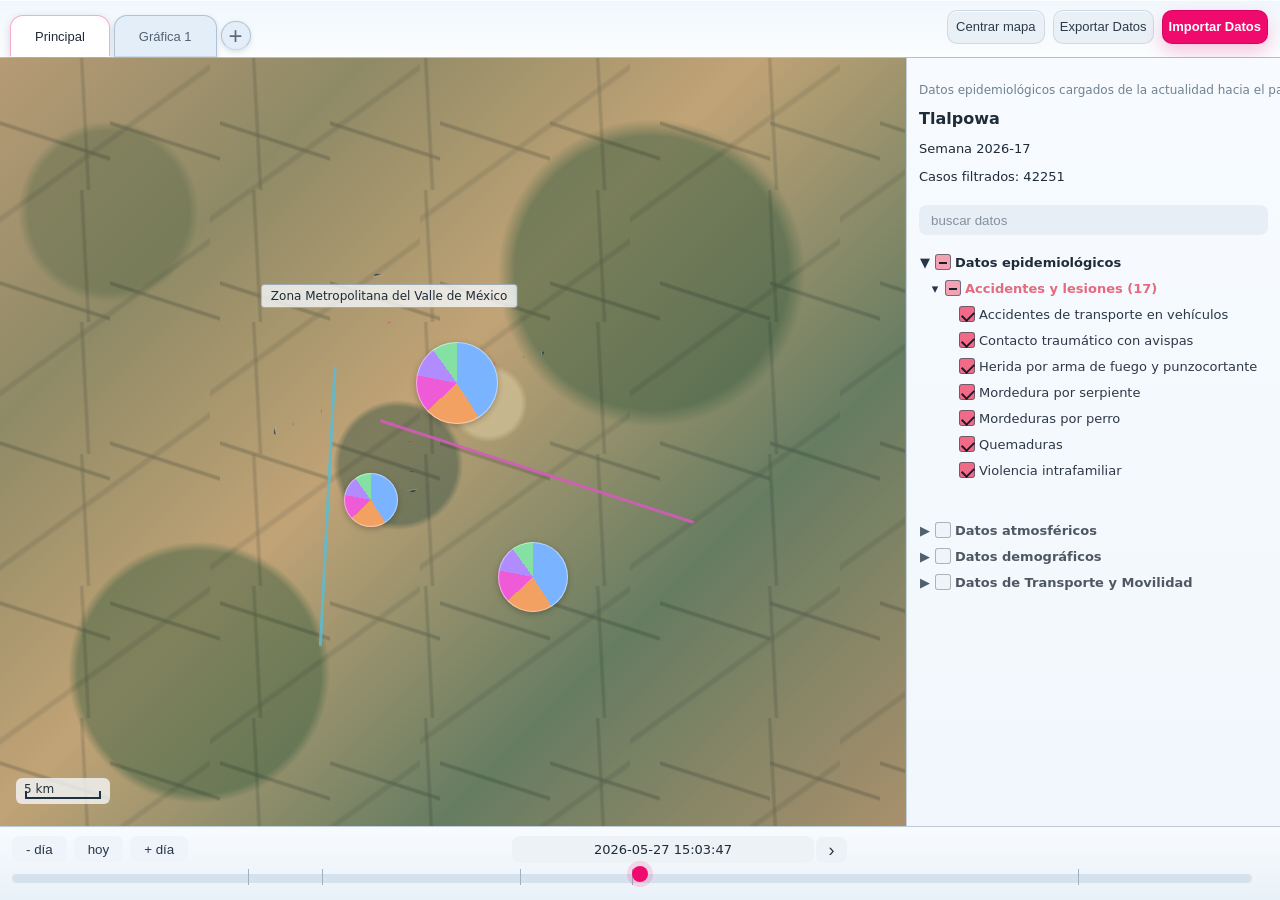
<file: index.html>
<!doctype html>
<html lang="es">
<head>
  <meta charset="utf-8">
  <meta name="viewport" content="width=device-width, initial-scale=1">
  <title>Tlalpowa</title>
  <link rel="stylesheet" href="main.css">
</head>
<body>
  <main class="app" data-build="2026-05-27 15:03:47">
    <header class="toolbar">
      <section class="tabs" aria-label="Pestañas">
        <button class="tab active" type="button">Principal</button>
        <button class="tab" type="button">Gráfica 1</button>
        <button class="tab add" type="button" aria-label="Nueva gráfica">+</button>
      </section>
      <section class="commands" aria-label="Comandos">
        <button class="command" type="button">Centrar mapa</button>
        <button class="command" type="button">Exportar Datos</button>
        <button class="command primary" type="button">Importar Datos</button>
      </section>
    </header>

    <section class="workspace">
      <section class="map" aria-label="Facsímil del mapa satelital">
        <div class="metro-outline"></div>
        <div class="pie p1"></div>
        <div class="pie p2"></div>
        <div class="pie p3"></div>
        <div class="route r1"></div>
        <div class="route r2"></div>
        <div class="label">Zona Metropolitana del Valle de México</div>
        <div class="scale">5 km</div>
      </section>
      <aside class="panel" aria-label="Panel lateral de datos">
        <p class="muted">Datos epidemiológicos cargados de la actualidad hacia el pasado</p>
        <h1>Tlalpowa</h1>
        <p>Semana 2026-17</p>
        <p>Casos filtrados: 42251</p>
        <input class="search" value="buscar datos" aria-label="buscar datos" readonly>
        <section class="tree open">
          <div class="tree-row level-0"><b>▼</b><i class="check mixed"></i><strong>Datos epidemiológicos</strong></div>
          <div class="tree-row level-1"><b>▾</b><i class="check mixed"></i><strong>Accidentes y lesiones (17)</strong></div>
          <div class="tree-row level-2"><i class="check on"></i><span>Accidentes de transporte en vehículos</span></div>
          <div class="tree-row level-2"><i class="check on"></i><span>Contacto traumático con avispas</span></div>
          <div class="tree-row level-2"><i class="check on"></i><span>Herida por arma de fuego y punzocortante</span></div>
          <div class="tree-row level-2"><i class="check on"></i><span>Mordedura por serpiente</span></div>
          <div class="tree-row level-2"><i class="check on"></i><span>Mordeduras por perro</span></div>
          <div class="tree-row level-2"><i class="check on"></i><span>Quemaduras</span></div>
          <div class="tree-row level-2"><i class="check on"></i><span>Violencia intrafamiliar</span></div>
        </section>
        <section class="tree muted-tree">
          <div class="tree-row level-0"><b>▶</b><i class="check off"></i><strong>Datos atmosféricos</strong></div>
          <div class="tree-row level-0"><b>▶</b><i class="check off"></i><strong>Datos demográficos</strong></div>
          <div class="tree-row level-0"><b>▶</b><i class="check off"></i><strong>Datos de Transporte y Movilidad</strong></div>
        </section>
      </aside>
    </section>

    <footer class="timeline">
      <button>- día</button><button>hoy</button><button>+ día</button>
      <div class="date"><span>2026-05-27 15:03:47</span><button class="date-play">›</button></div>
      <div class="axis"><i style="left:19%"></i><i style="left:25%"></i><i style="left:41%"></i><i style="left:50%"></i><i style="left:86%"></i><b style="left:50%"></b></div>
    </footer>
  </main>
  <script src="main.js"></script>
</body>
</html>
</file>
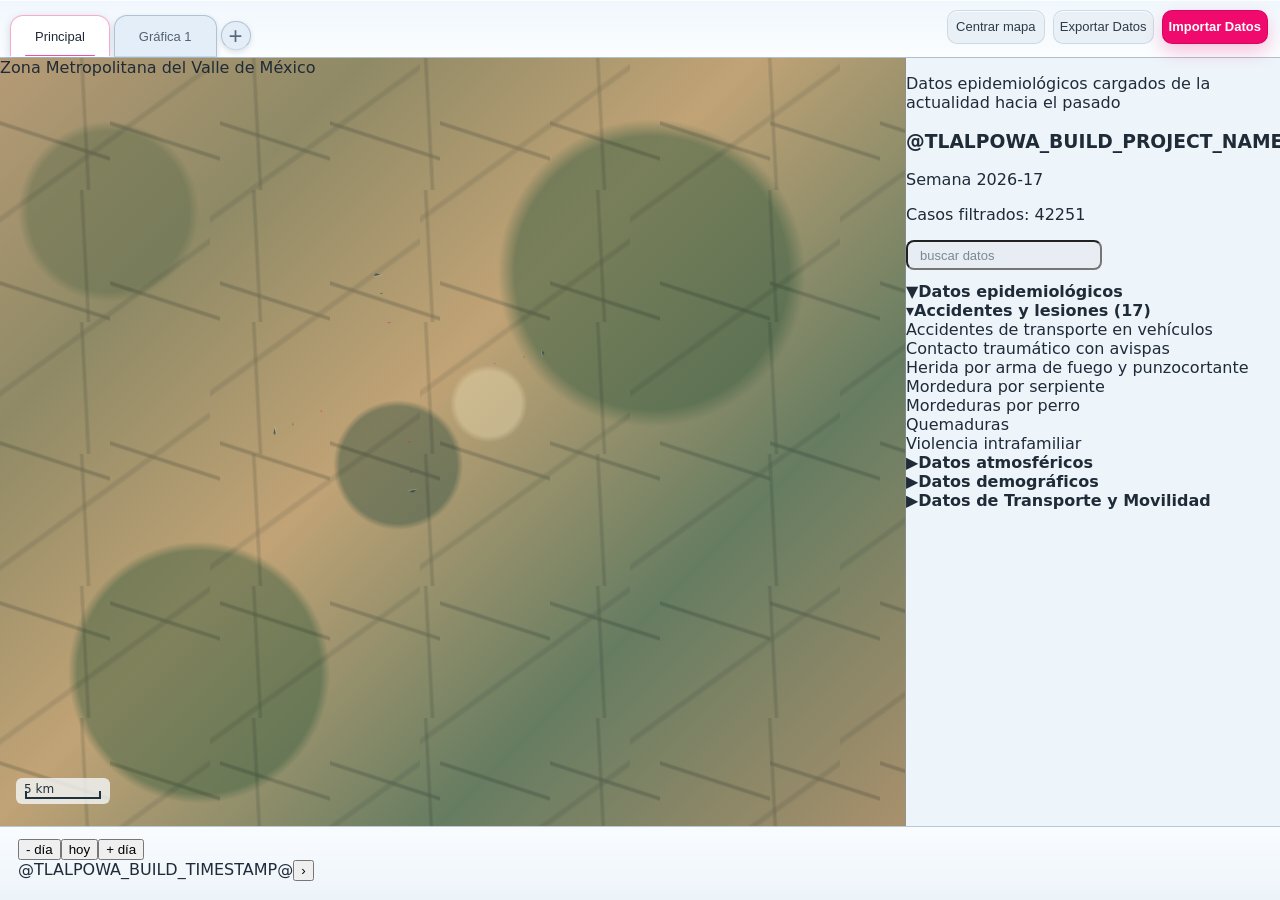
<file: Fuente/Web/index.template.html>
<!--
  Archivo HTML: index.template.html
  Facsímil estático generado durante la compilación. Su función es mostrar estructura visual y metadatos de build; no ejecuta importación ni lee los datos epidemiológicos, atmosféricos o de movilidad reales.
-->
<!doctype html>
<html lang="es">
<head>
  <meta charset="utf-8">
  <meta name="viewport" content="width=device-width, initial-scale=1">
  <title>@TLALPOWA_BUILD_PROJECT_NAME@</title>
  <link rel="stylesheet" href="main.css">
</head>
<body>
  <main class="app" data-build="@TLALPOWA_BUILD_TIMESTAMP@">
<!-- Bloque semántico de maqueta: conserva una región visual equivalente a la aplicación nativa sin reproducir su motor analítico. -->
    <header class="toolbar">
<!-- Bloque semántico de maqueta: conserva una región visual equivalente a la aplicación nativa sin reproducir su motor analítico. -->
      <section class="tabs" aria-label="Pestañas">
        <button class="tab active" type="button">Principal</button>
        <button class="tab" type="button">Gráfica 1</button>
        <button class="tab add" type="button" aria-label="Nueva gráfica">+</button>
      </section>
<!-- Bloque semántico de maqueta: conserva una región visual equivalente a la aplicación nativa sin reproducir su motor analítico. -->
      <section class="commands" aria-label="Comandos">
        <button class="command" type="button">Centrar mapa</button>
        <button class="command" type="button">Exportar Datos</button>
        <button class="command primary" type="button">Importar Datos</button>
      </section>
    </header>

<!-- Bloque semántico de maqueta: conserva una región visual equivalente a la aplicación nativa sin reproducir su motor analítico. -->
    <section class="workspace">
<!-- Bloque semántico de maqueta: conserva una región visual equivalente a la aplicación nativa sin reproducir su motor analítico. -->
      <section class="map" aria-label="Facsímil del mapa satelital">
        <div class="metro-outline"></div>
        <div class="pie p1"></div>
        <div class="pie p2"></div>
        <div class="pie p3"></div>
        <div class="route r1"></div>
        <div class="route r2"></div>
        <div class="label">Zona Metropolitana del Valle de México</div>
        <div class="scale">5 km</div>
      </section>
<!-- Bloque semántico de maqueta: conserva una región visual equivalente a la aplicación nativa sin reproducir su motor analítico. -->
      <aside class="panel" aria-label="Panel lateral de datos">
        <p class="muted">Datos epidemiológicos cargados de la actualidad hacia el pasado</p>
        <h1>@TLALPOWA_BUILD_PROJECT_NAME@</h1>
        <p>Semana 2026-17</p>
        <p>Casos filtrados: 42251</p>
        <input class="search" value="buscar datos" aria-label="buscar datos" readonly>
<!-- Bloque semántico de maqueta: conserva una región visual equivalente a la aplicación nativa sin reproducir su motor analítico. -->
        <section class="tree open">
          <div class="tree-row level-0"><b>▼</b><i class="check mixed"></i><strong>Datos epidemiológicos</strong></div>
          <div class="tree-row level-1"><b>▾</b><i class="check mixed"></i><strong>Accidentes y lesiones (17)</strong></div>
          <div class="tree-row level-2"><i class="check on"></i><span>Accidentes de transporte en vehículos</span></div>
          <div class="tree-row level-2"><i class="check on"></i><span>Contacto traumático con avispas</span></div>
          <div class="tree-row level-2"><i class="check on"></i><span>Herida por arma de fuego y punzocortante</span></div>
          <div class="tree-row level-2"><i class="check on"></i><span>Mordedura por serpiente</span></div>
          <div class="tree-row level-2"><i class="check on"></i><span>Mordeduras por perro</span></div>
          <div class="tree-row level-2"><i class="check on"></i><span>Quemaduras</span></div>
          <div class="tree-row level-2"><i class="check on"></i><span>Violencia intrafamiliar</span></div>
        </section>
<!-- Bloque semántico de maqueta: conserva una región visual equivalente a la aplicación nativa sin reproducir su motor analítico. -->
        <section class="tree muted-tree">
          <div class="tree-row level-0"><b>▶</b><i class="check off"></i><strong>Datos atmosféricos</strong></div>
          <div class="tree-row level-0"><b>▶</b><i class="check off"></i><strong>Datos demográficos</strong></div>
          <div class="tree-row level-0"><b>▶</b><i class="check off"></i><strong>Datos de Transporte y Movilidad</strong></div>
        </section>
      </aside>
    </section>

    <footer class="timeline">
      <button>- día</button><button>hoy</button><button>+ día</button>
      <div class="date"><span>@TLALPOWA_BUILD_TIMESTAMP@</span><button class="date-play">›</button></div>
      <div class="axis"><i style="left:19%"></i><i style="left:25%"></i><i style="left:41%"></i><i style="left:50%"></i><i style="left:86%"></i><b style="left:50%"></b></div>
    </footer>
  </main>
  <script src="main.js"></script>
</body>
</html>
</file>
<file: main.css>
:root{--accent:#f10a6d;--accent-2:#ff4d90;--bg:#edf4fa;--panel:#f7fbff;--line:#c1d0dc;--text:#202b38;--muted:#718190;--tab:#fff;--idle:#e4eef8;--shadow:rgba(51,74,102,.16)}*{box-sizing:border-box}html,body{margin:0;height:100%;font-family:"Segoe UI",system-ui,-apple-system,BlinkMacSystemFont,sans-serif;background:linear-gradient(180deg,#f7fafd,#e9f1f8);color:var(--text)}body{overflow:hidden}.app{width:100vw;height:100vh;display:grid;grid-template-rows:58px 1fr 74px;background:var(--bg)}.toolbar{display:flex;align-items:center;gap:7px;padding:5px 12px 0 10px;background:linear-gradient(180deg,#f0f7fc,#fbfdff);border-bottom:1px solid rgba(150,171,191,.72);box-shadow:0 1px 0 rgba(255,255,255,.78) inset}.tabs{display:flex;align-items:flex-end;gap:4px;min-width:0;flex:1;height:100%}.tab{position:relative;height:42px;min-width:98px;padding:0 24px;display:flex;align-items:center;justify-content:center;border:1px solid rgba(160,182,203,.76);border-bottom-color:rgba(160,182,203,.35);border-radius:13px 13px 0 0;background:var(--idle);color:#526172;font-size:13px;white-space:nowrap;box-shadow:0 2px 5px var(--shadow)}.tab.active{background:var(--tab);color:#1f2a37;border-color:rgba(241,10,109,.34);border-bottom-color:#fff;box-shadow:0 3px 8px rgba(51,74,102,.20)}.tab.active::before{content:"";position:absolute;left:0;right:0;top:-1px;height:1px;background:transparent}.tab.active::after{content:"";position:absolute;left:14px;right:14px;bottom:0;height:1px;background:transparent;border-radius:1px}.tab.add{min-width:30px;width:30px;height:29px;margin-bottom:7px;padding:0;border-radius:999px;font-size:24px;line-height:1;color:#586a7b}.commands{display:flex;align-items:center;gap:8px;padding-bottom:9px;flex:0 0 auto}.command{min-width:98px;height:34px;display:inline-flex;align-items:center;justify-content:center;border-radius:10px;background:#e9f0f6;border:1px solid rgba(174,190,207,.46);color:#2d3a48;font-size:13px;box-shadow:0 1px 0 rgba(255,255,255,.82) inset}.command.primary{background:var(--accent);border-color:rgba(197,0,86,.58);color:#fff;font-weight:600;box-shadow:0 8px 18px rgba(241,10,109,.22)}.workspace{min-height:0;display:grid;grid-template-columns:minmax(0,1fr) 374px}.map{position:relative;overflow:hidden;background:radial-gradient(circle at 54% 45%,rgba(221,206,164,.55) 0 5%,transparent 6%),radial-gradient(circle at 44% 53%,rgba(64,89,71,.52) 0 9%,transparent 10%),radial-gradient(circle at 72% 28%,rgba(62,96,67,.55) 0 16%,transparent 18%),radial-gradient(circle at 22% 80%,rgba(57,94,63,.48) 0 13%,transparent 14%),radial-gradient(circle at 12% 20%,rgba(91,107,75,.45) 0 8%,transparent 9%),linear-gradient(135deg,#b69b75,#8f8a66 22%,#c1a376 45%,#667c61 72%,#a9906c);border-right:1px solid rgba(117,137,155,.55)}.map::before{content:"";position:absolute;inset:0;opacity:.32;background-image:linear-gradient(18deg,transparent 0 47%,rgba(21,47,64,.58) 48% 49%,transparent 50%),linear-gradient(87deg,transparent 0 48%,rgba(21,47,64,.42) 49% 50%,transparent 51%),linear-gradient(144deg,transparent 0 48%,rgba(21,47,64,.30) 49% 50%,transparent 51%);background-size:110px 160px,172px 132px,210px 174px;mix-blend-mode:multiply}.metro-outline{position:absolute;left:45%;top:42%;width:280px;height:222px;transform:translate(-50%,-50%) rotate(-9deg);border:2px solid rgba(15,53,75,.74);clip-path:polygon(45% 0,66% 11%,83% 28%,100% 47%,86% 72%,64% 86%,46% 100%,24% 86%,0 64%,8% 38%,28% 18%);box-shadow:0 0 0 1px rgba(255,255,255,.16) inset,0 12px 40px rgba(0,0,0,.10)}.metro-outline::before,.metro-outline::after{content:"";position:absolute;inset:18px;border:1px solid rgba(15,53,75,.54);clip-path:inherit}.metro-outline::after{inset:48px;border-color:rgba(241,10,109,.72)}.pie{position:absolute;width:54px;height:54px;border-radius:50%;background:conic-gradient(#7ab3ff 0 41%,#f3a063 41% 63%,#ef5bd6 63% 78%,#b18cff 78% 90%,#84e0a3 90%);box-shadow:0 2px 6px rgba(0,0,0,.25),0 0 0 1px rgba(255,255,255,.45) inset}.p1{left:46%;top:37%;width:82px;height:82px}.p2{left:38%;top:54%}.p3{left:55%;top:63%;width:70px;height:70px}.route{position:absolute;height:3px;border-radius:999px;transform-origin:left center;opacity:.85}.r1{left:42%;top:47%;width:330px;background:#d55bbb;transform:rotate(18deg)}.r2{left:37%;top:40%;width:280px;background:#5bbdd5;transform:rotate(93deg)}.label{position:absolute;left:43%;top:31%;transform:translate(-50%,-50%);background:rgba(245,249,252,.80);border:1px solid rgba(97,125,145,.55);padding:4px 9px;border-radius:4px;font-size:12px}.scale{position:absolute;left:16px;bottom:22px;width:94px;height:26px;color:#22303d;font-size:12px;background:rgba(245,249,252,.78);border-radius:6px;padding:4px 8px}.scale::after{content:"";position:absolute;left:9px;right:9px;bottom:5px;border-bottom:2px solid #21303d;border-left:2px solid #21303d;border-right:2px solid #21303d;height:6px}.panel{min-width:0;overflow:hidden auto;background:linear-gradient(180deg,#f7fbff,#f1f7fc);padding:13px 12px 22px;border-left:1px solid rgba(184,200,214,.82);font-size:13px}.panel h1{font-size:16px;margin:10px 0 8px}.muted{color:var(--muted);font-size:12px;white-space:nowrap}.search{width:100%;height:30px;border:0;border-radius:8px;background:#e8eef5;color:#83909e;padding:0 12px;margin:8px 0 10px}.tree{margin-top:6px}.tree-row{display:flex;align-items:center;gap:4px;min-height:22px;margin:4px 0;white-space:nowrap;overflow:hidden;text-overflow:ellipsis;font-size:13px}.tree-row b{width:12px;min-width:12px;text-align:center;font-weight:700;color:#263646}.tree-row strong{font-weight:600;overflow:hidden;text-overflow:ellipsis}.tree-row span{overflow:hidden;text-overflow:ellipsis}.tree-row.level-0{padding-left:0}.tree-row.level-1{padding-left:10px;color:#e46a7d}.tree-row.level-2{padding-left:24px;color:#2d3846}.tree-row.level-2::before{content:"";width:12px;min-width:12px}.check{width:16px;height:16px;min-width:16px;border-radius:3px;display:inline-block;position:relative;background:#ecf2f7;border:1px solid rgba(70,82,92,.72)}.check.on{background:#f16b88}.check.off{background:#ecf2f7;opacity:.72}.check.mixed{background:#f2a2b3}.check.on::after{content:"";position:absolute;left:4px;top:2px;width:6px;height:10px;border-right:2px solid #14202b;border-bottom:2px solid #14202b;transform:rotate(45deg)}.check.mixed::after{content:"";position:absolute;left:3px;right:3px;top:7px;border-top:2px solid #14202b}.muted-tree{margin-top:38px;opacity:.78}.timeline{position:relative;display:flex;align-items:flex-start;gap:7px;padding:9px 12px;background:linear-gradient(180deg,#f8fbfe,#e9f1f8);border-top:1px solid rgba(162,181,198,.62)}.timeline button{height:26px;border:0;border-radius:7px;background:#eef4fa;padding:0 14px;color:#283646}.date{position:absolute;left:40%;top:9px;width:335px;display:flex;align-items:center;justify-content:center;gap:2px;text-align:center;font-size:13px}.date span{flex:1;background:#edf2f7;border-radius:8px;padding:6px 12px}.date .date-play{width:31px;min-width:31px;padding:0;border-radius:7px;background:#edf2f7;font-size:18px;line-height:1}.axis{position:absolute;left:12px;right:28px;bottom:17px;height:9px;background:#d5e1ec;border-radius:999px}.axis i{position:absolute;top:-5px;width:1px;height:16px;background:#9fb0bf}.axis b{position:absolute;top:-8px;width:16px;height:16px;border-radius:50%;background:var(--accent);box-shadow:0 0 0 5px rgba(241,10,109,.13)}
</file>
<file: Fuente/Web/main.css>
/*
 * Hoja de estilos: main.css
 * Papel técnico: define la maqueta visual estática de Tlalpowa generada por CMake. No representa la lógica ImGui real, pero sí conserva proporciones, cromática, paneles, pestañas y jerarquía visual suficiente para inspección rápida del producto compilado.
 */
:root {
      --accent: #f10a6d;
      --accent-soft: rgba(241, 10, 109, .16);
      --bg: #edf4fa;
      --panel: #f7fbff;
      --panel-2: #eef5fb;
      --line: #c1d0dc;
      --text: #202b38;
      --muted: #718190;
      --tab: #ffffff;
      --tab-idle: #e4eef8;
      --shadow: rgba(51, 74, 102, .16);
    }

    * { box-sizing: border-box; }

/*
 * Selector html, body: regla visual aislada para mantener estable la composición del facsímil sin depender de estilos embebidos en HTML.
 */
    html, body {
      margin: 0;
      min-height: 100%;
      font-family: "Segoe UI", system-ui, -apple-system, BlinkMacSystemFont, sans-serif;
      background: linear-gradient(180deg, #f5f9fc 0%, #e9f1f8 100%);
      color: var(--text);
    }

/*
 * Selector body: regla visual aislada para mantener estable la composición del facsímil sin depender de estilos embebidos en HTML.
 */
    body { overflow: hidden; }

/*
 * Selector .app: regla visual aislada para mantener estable la composición del facsímil sin depender de estilos embebidos en HTML.
 */
    .app {
      width: 100vw;
      height: 100vh;
      display: grid;
      grid-template-rows: 58px 1fr 74px;
      background: var(--bg);
    }

/*
 * Selector .toolbar: regla visual aislada para mantener estable la composición del facsímil sin depender de estilos embebidos en HTML.
 */
    .toolbar {
      display: flex;
      align-items: center;
      gap: 7px;
      padding: 5px 12px 0 10px;
      background: linear-gradient(180deg, #f0f7fc 0%, #fbfdff 100%);
      border-bottom: 1px solid rgba(150, 171, 191, .72);
      box-shadow: 0 1px 0 rgba(255, 255, 255, .78) inset;
    }

/*
 * Selector .tabs: regla visual aislada para mantener estable la composición del facsímil sin depender de estilos embebidos en HTML.
 */
    .tabs {
      display: flex;
      align-items: flex-end;
      gap: 4px;
      min-width: 0;
      flex: 1;
      height: 100%;
    }

/*
 * Selector .tab: regla visual aislada para mantener estable la composición del facsímil sin depender de estilos embebidos en HTML.
 */
    .tab {
      position: relative;
      height: 42px;
      min-width: 98px;
      padding: 0 24px;
      display: flex;
      align-items: center;
      justify-content: center;
      border: 1px solid rgba(160, 182, 203, .76);
      border-bottom-color: rgba(160, 182, 203, .35);
      border-radius: 13px 13px 0 0;
      background: var(--tab-idle);
      color: #526172;
      font-size: 13px;
      white-space: nowrap;
      box-shadow: 0 2px 5px var(--shadow);
    }

/*
 * Selector .tab.active: regla visual aislada para mantener estable la composición del facsímil sin depender de estilos embebidos en HTML.
 */
    .tab.active {
      background: var(--tab);
      color: #1f2a37;
      border-color: rgba(241, 10, 109, .34);
      border-bottom-color: #fff;
      box-shadow: 0 3px 8px rgba(51, 74, 102, .20);
    }

/*
 * Selector .tab.active::after: regla visual aislada para mantener estable la composición del facsímil sin depender de estilos embebidos en HTML.
 */
    .tab.active::after {
      content: "";
      position: absolute;
      left: 14px;
      right: 14px;
      bottom: 0;
      height: 1px;
      background: rgba(241, 10, 109, .72);
      border-radius: 1px;
    }

/*
 * Selector .tab.add: regla visual aislada para mantener estable la composición del facsímil sin depender de estilos embebidos en HTML.
 */
    .tab.add {
      min-width: 30px;
      width: 30px;
      height: 29px;
      margin-bottom: 7px;
      padding: 0;
      border-radius: 999px;
      font-size: 24px;
      line-height: 1;
      color: #586a7b;
    }

/*
 * Selector .commands: regla visual aislada para mantener estable la composición del facsímil sin depender de estilos embebidos en HTML.
 */
    .commands {
      display: flex;
      align-items: center;
      gap: 8px;
      padding-bottom: 9px;
      flex: 0 0 auto;
    }

/*
 * Selector .command: regla visual aislada para mantener estable la composición del facsímil sin depender de estilos embebidos en HTML.
 */
    .command {
      min-width: 98px;
      height: 34px;
      display: inline-flex;
      align-items: center;
      justify-content: center;
      border-radius: 10px;
      background: #e9f0f6;
      border: 1px solid rgba(174, 190, 207, .46);
      color: #2d3a48;
      font-size: 13px;
      box-shadow: 0 1px 0 rgba(255, 255, 255, .82) inset;
    }

/*
 * Selector .command.primary: regla visual aislada para mantener estable la composición del facsímil sin depender de estilos embebidos en HTML.
 */
    .command.primary {
      background: var(--accent);
      border-color: rgba(197, 0, 86, .58);
      color: white;
      font-weight: 600;
      box-shadow: 0 8px 18px rgba(241, 10, 109, .22);
    }

/*
 * Selector .workspace: regla visual aislada para mantener estable la composición del facsímil sin depender de estilos embebidos en HTML.
 */
    .workspace {
      min-height: 0;
      display: grid;
      grid-template-columns: minmax(0, 1fr) 374px;
    }

/*
 * Selector .map: regla visual aislada para mantener estable la composición del facsímil sin depender de estilos embebidos en HTML.
 */
    .map {
      position: relative;
      overflow: hidden;
      background:
        radial-gradient(circle at 54% 45%, rgba(221, 206, 164, .55) 0 5%, transparent 6%),
        radial-gradient(circle at 44% 53%, rgba(64, 89, 71, .52) 0 9%, transparent 10%),
        radial-gradient(circle at 72% 28%, rgba(62, 96, 67, .55) 0 16%, transparent 18%),
        radial-gradient(circle at 22% 80%, rgba(57, 94, 63, .48) 0 13%, transparent 14%),
        radial-gradient(circle at 12% 20%, rgba(91, 107, 75, .45) 0 8%, transparent 9%),
        linear-gradient(135deg, #b69b75 0%, #8f8a66 22%, #c1a376 45%, #667c61 72%, #a9906c 100%);
      border-right: 1px solid rgba(117, 137, 155, .55);
    }

/*
 * Selector .map::before: regla visual aislada para mantener estable la composición del facsímil sin depender de estilos embebidos en HTML.
 */
    .map::before {
      content: "";
      position: absolute;
      inset: 0;
      opacity: .32;
      background-image:
        linear-gradient(18deg, transparent 0 47%, rgba(21, 47, 64, .58) 48% 49%, transparent 50%),
        linear-gradient(87deg, transparent 0 48%, rgba(21, 47, 64, .42) 49% 50%, transparent 51%),
        linear-gradient(144deg, transparent 0 48%, rgba(21, 47, 64, .30) 49% 50%, transparent 51%);
      background-size: 110px 160px, 172px 132px, 210px 174px;
      mix-blend-mode: multiply;
    }

/*
 * Selector .metro-outline: regla visual aislada para mantener estable la composición del facsímil sin depender de estilos embebidos en HTML.
 */
    .metro-outline {
      position: absolute;
      left: 45%;
      top: 42%;
      width: 280px;
      height: 222px;
      transform: translate(-50%, -50%) rotate(-9deg);
      border: 2px solid rgba(15, 53, 75, .74);
      clip-path: polygon(45% 0, 66% 11%, 83% 28%, 100% 47%, 86% 72%, 64% 86%, 46% 100%, 24% 86%, 0 64%, 8% 38%, 28% 18%);
      box-shadow: 0 0 0 1px rgba(255, 255, 255, .16) inset, 0 12px 40px rgba(0, 0, 0, .10);
    }

    .metro-outline::before,
/*
 * Selector .metro-outline::after: regla visual aislada para mantener estable la composición del facsímil sin depender de estilos embebidos en HTML.
 */
    .metro-outline::after {
      content: "";
      position: absolute;
      inset: 18px;
      border: 1px solid rgba(15, 53, 75, .54);
      clip-path: polygon(45% 0, 66% 11%, 83% 28%, 100% 47%, 86% 72%, 64% 86%, 46% 100%, 24% 86%, 0 64%, 8% 38%, 28% 18%);
    }

/*
 * Selector .metro-outline::after: regla visual aislada para mantener estable la composición del facsímil sin depender de estilos embebidos en HTML.
 */
    .metro-outline::after {
      inset: 48px;
      border-color: rgba(241, 10, 109, .72);
    }

/*
 * Selector .scale: regla visual aislada para mantener estable la composición del facsímil sin depender de estilos embebidos en HTML.
 */
    .scale {
      position: absolute;
      left: 16px;
      bottom: 22px;
      width: 94px;
      height: 26px;
      color: #22303d;
      font-size: 12px;
      background: rgba(245, 249, 252, .78);
      border-radius: 6px;
      padding: 4px 8px;
    }

/*
 * Selector .scale::after: regla visual aislada para mantener estable la composición del facsímil sin depender de estilos embebidos en HTML.
 */
    .scale::after {
      content: "";
      position: absolute;
      left: 9px;
      right: 9px;
      bottom: 5px;
      border-bottom: 2px solid #21303d;
      border-left: 2px solid #21303d;
      border-right: 2px solid #21303d;
      height: 6px;
    }

/*
 * Selector .side: regla visual aislada para mantener estable la composición del facsímil sin depender de estilos embebidos en HTML.
 */
    .side {
      min-width: 0;
      background: linear-gradient(180deg, #f8fbfe 0%, #f1f6fa 100%);
      padding: 14px 13px;
      overflow: hidden;
    }

/*
 * Selector .side small: regla visual aislada para mantener estable la composición del facsímil sin depender de estilos embebidos en HTML.
 */
    .side small {
      color: var(--muted);
      display: block;
      line-height: 1.45;
      margin-bottom: 14px;
    }

/*
 * Selector .status: regla visual aislada para mantener estable la composición del facsímil sin depender de estilos embebidos en HTML.
 */
    .status {
      margin-bottom: 12px;
      font-size: 13px;
      color: #2c3948;
    }

/*
 * Selector .search: regla visual aislada para mantener estable la composición del facsímil sin depender de estilos embebidos en HTML.
 */
    .search {
      height: 30px;
      border-radius: 8px;
      background: #e7edf3;
      color: #7a8896;
      display: flex;
      align-items: center;
      padding: 0 12px;
      font-size: 13px;
      margin-bottom: 12px;
    }

/*
 * Selector .group: regla visual aislada para mantener estable la composición del facsímil sin depender de estilos embebidos en HTML.
 */
    .group {
      padding: 7px 4px 4px;
      border-top: 1px solid rgba(186, 202, 215, .58);
      font-size: 13px;
    }

/*
 * Selector .group-title: regla visual aislada para mantener estable la composición del facsímil sin depender de estilos embebidos en HTML.
 */
    .group-title {
      display: flex;
      justify-content: space-between;
      color: #1f2b38;
      margin-bottom: 6px;
    }

/*
 * Selector .group-title span:last-child: regla visual aislada para mantener estable la composición del facsímil sin depender de estilos embebidos en HTML.
 */
    .group-title span:last-child { color: var(--accent); }

/*
 * Selector .layer: regla visual aislada para mantener estable la composición del facsímil sin depender de estilos embebidos en HTML.
 */
    .layer {
      display: flex;
      align-items: center;
      gap: 8px;
      min-height: 24px;
      color: #465466;
      padding-left: 18px;
      white-space: nowrap;
    }

/*
 * Selector .box: regla visual aislada para mantener estable la composición del facsímil sin depender de estilos embebidos en HTML.
 */
    .box {
      width: 15px;
      height: 15px;
      border: 1px solid rgba(95, 76, 144, .75);
      border-radius: 4px;
      background: rgba(149, 122, 212, .30);
      flex: 0 0 auto;
    }

/*
 * Selector .timeline: regla visual aislada para mantener estable la composición del facsímil sin depender de estilos embebidos en HTML.
 */
    .timeline {
      position: relative;
      background: linear-gradient(180deg, #f9fcff 0%, #edf4f9 100%);
      border-top: 1px solid rgba(164, 181, 198, .68);
      padding: 12px 18px 0;
    }

/*
 * Selector .timeline-center: regla visual aislada para mantener estable la composición del facsímil sin depender de estilos embebidos en HTML.
 */
    .timeline-center {
      position: absolute;
      left: 50%;
      top: 8px;
      transform: translateX(-50%);
      min-width: 365px;
      height: 27px;
      display: flex;
      align-items: center;
      justify-content: center;
      background: #e8eef4;
      border-radius: 9px;
      color: #2a3440;
      font-size: 13px;
    }

/*
 * Selector .ticks: regla visual aislada para mantener estable la composición del facsímil sin depender de estilos embebidos en HTML.
 */
    .ticks {
      position: absolute;
      left: 18px;
      right: 18px;
      bottom: 22px;
      height: 22px;
      background: repeating-linear-gradient(90deg, rgba(111, 129, 146, .78) 0 1px, transparent 1px 35px);
      border-bottom: 6px solid #d7e2eb;
      border-radius: 2px;
    }

/*
 * Selector .marker: regla visual aislada para mantener estable la composición del facsímil sin depender de estilos embebidos en HTML.
 */
    .marker {
      position: absolute;
      bottom: 16px;
      width: 16px;
      height: 16px;
      border-radius: 50%;
      background: var(--accent);
      box-shadow: 0 0 0 5px var(--accent-soft);
    }

/*
 * Selector .marker.one: regla visual aislada para mantener estable la composición del facsímil sin depender de estilos embebidos en HTML.
 */
    .marker.one { left: 49.5%; }
/*
 * Selector .marker.two: regla visual aislada para mantener estable la composición del facsímil sin depender de estilos embebidos en HTML.
 */
    .marker.two { left: 18.4%; width: 7px; height: 32px; border-radius: 4px; bottom: 12px; }

    .year-a,
    .year-b,
/*
 * Selector .year-c: regla visual aislada para mantener estable la composición del facsímil sin depender de estilos embebidos en HTML.
 */
    .year-c {
      position: absolute;
      bottom: 3px;
      color: var(--accent);
      font-size: 12px;
    }

/*
 * Selector .year-a: regla visual aislada para mantener estable la composición del facsímil sin depender de estilos embebidos en HTML.
 */
    .year-a { left: 18.1%; }
/*
 * Selector .year-b: regla visual aislada para mantener estable la composición del facsímil sin depender de estilos embebidos en HTML.
 */
    .year-b { left: 49.1%; }
/*
 * Selector .year-c: regla visual aislada para mantener estable la composición del facsímil sin depender de estilos embebidos en HTML.
 */
    .year-c { left: 0; color: #8a99a8; }

/*
 * Selector .note: regla visual aislada para mantener estable la composición del facsímil sin depender de estilos embebidos en HTML.
 */
    .note {
      position: absolute;
      right: 16px;
      bottom: 4px;
      color: #8998a7;
      font-size: 11px;
    }

/*
 * Selector .layer.on .box: regla visual aislada para mantener estable la composición del facsímil sin depender de estilos embebidos en HTML.
 */
.layer.on .box {
  background: var(--accent);
  box-shadow: 0 0 0 3px var(--accent-soft);
}

/*
 * Selector .layer.on: regla visual aislada para mantener estable la composición del facsímil sin depender de estilos embebidos en HTML.
 */
.layer.on {
  color: var(--text);
}
</file>
